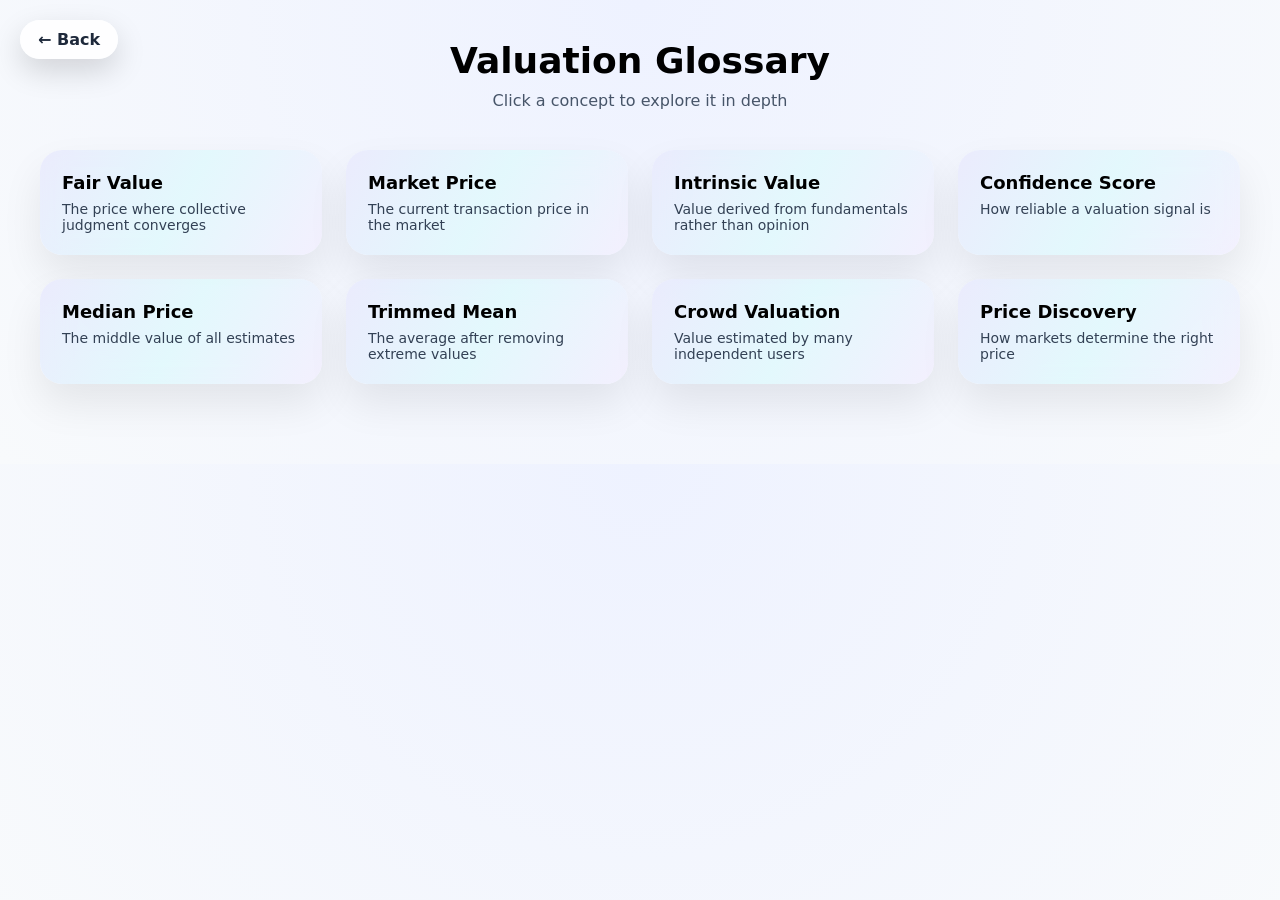
<file: templates/valuation_glossary.html>
<!DOCTYPE html>
<html lang="en">
<head>
<meta charset="UTF-8">
<title>Valuation Glossary – ValueVers</title>
<meta name="viewport" content="width=device-width, initial-scale=1.0">

<style>
body {
  margin: 0;
  font-family: system-ui, -apple-system, BlinkMacSystemFont, sans-serif;
  background: radial-gradient(circle at top, #eef2ff, #f8fafc);
  overflow-x: hidden;
}

h1 {
  text-align: center;
  margin: 40px 0 10px;
  font-size: 36px;
}

.subtitle {
  text-align: center;
  color: #475569;
  margin-bottom: 40px;
}

.back-home {
  position: fixed;
  top: 20px;
  left: 20px;
  padding: 10px 18px;
  border-radius: 999px;
  text-decoration: none;
  font-weight: 600;
  color: #1e293b;
  background: rgba(255,255,255,0.85);
  backdrop-filter: blur(10px);
  box-shadow: 0 12px 30px rgba(0,0,0,0.15);
  z-index: 1000;
}

.glossary-grid {
  max-width: 1200px;
  margin: auto;
  padding: 0 24px 80px;
  display: grid;
  grid-template-columns: repeat(auto-fit, minmax(260px, 1fr));
  gap: 24px;
}

.jelly-card {
  position: relative;
  padding: 22px;
  border-radius: 22px;
  background: rgba(255,255,255,0.85);
  backdrop-filter: blur(14px);
  box-shadow: 0 20px 40px rgba(0,0,0,0.08);
  cursor: pointer;
  opacity: 0;
  transform: scale(0.85);
  animation: jellyIn 0.9s cubic-bezier(.34,1.56,.64,1) forwards;
}

.jelly-card::before {
  content: "";
  position: absolute;
  inset: 0;
  border-radius: 22px;
  background: linear-gradient(120deg,#6366f1,#22d3ee,#a78bfa);
  opacity: 0.12;
  animation: gradientMove 6s ease infinite;
}

.jelly-card:hover {
  transform: scale(1.04) translateY(-6px);
}

.jelly-content {
  position: relative;
  z-index: 1;
}

.term {
  font-size: 18px;
  font-weight: 700;
  margin-bottom: 8px;
}

.definition {
  font-size: 14px;
  color: #334155;
}

.modal-overlay {
  position: fixed;
  inset: 0;
  background: rgba(15,23,42,0.55);
  backdrop-filter: blur(6px);
  display: none;
  align-items: center;
  justify-content: center;
  z-index: 2000;
}

.modal-overlay.active {
  display: flex;
}

.modal-card {
  width: min(720px, 90%);
  background: linear-gradient(135deg,#ffffff,#f8fafc);
  border-radius: 28px;
  padding: 32px;
  box-shadow: 0 40px 80px rgba(0,0,0,0.35);
  animation: popUp 0.5s cubic-bezier(.34,1.56,.64,1);
}

.modal-title {
  font-size: 26px;
  font-weight: 700;
  margin-bottom: 12px;
}

.modal-body {
  font-size: 15px;
  line-height: 1.6;
  color: #334155;
}

.modal-close {
  position: absolute;
  top: 18px;
  right: 22px;
  font-size: 22px;
  cursor: pointer;
  color: #64748b;
}

@keyframes jellyIn {
  0% { opacity:0; transform:scale(0.7); }
  60% { opacity:1; transform:scale(1.08); }
  100% { opacity:1; transform:scale(1); }
}

@keyframes popUp {
  0% { transform:scale(0.6); opacity:0; }
  100% { transform:scale(1); opacity:1; }
}

@keyframes gradientMove {
  0% { filter:hue-rotate(0deg); }
  50% { filter:hue-rotate(90deg); }
  100% { filter:hue-rotate(0deg); }
}
</style>
</head>

<body>

<a href="/" class="back-home">← Back</a>

<h1>Valuation Glossary</h1>
<div class="subtitle">Click a concept to explore it in depth</div>

<div class="glossary-grid" id="grid"></div>

<!-- MODAL -->
<div class="modal-overlay" id="modal">
  <div class="modal-card">
    <div class="modal-close" onclick="closeModal()">✕</div>
    <div class="modal-title" id="modal-title"></div>
    <div class="modal-body" id="modal-body"></div>
  </div>
</div>

<script>
let content = {};

fetch("/static/input.json")
  .then(r => r.json())
  .then(data => {
    content = data;
    const grid = document.getElementById("grid");

    data.forEach((item, i) => {
      const card = document.createElement("div");
      card.className = "jelly-card";
      card.style.animationDelay = `${i * 0.08}s`;
      card.onclick = () => openModal(item.term);

      card.innerHTML = `
        <div class="jelly-content">
          <div class="term">${item.term}</div>
          <div class="definition">${item.short}</div>
        </div>
      `;
      grid.appendChild(card);
    });
  });

function openModal(key) {
  const item = content.find(x => x.term === key);
  document.getElementById("modal-title").innerText = item.term;
  document.getElementById("modal-body").innerHTML = item.body;
  document.getElementById("modal").classList.add("active");
}

function closeModal() {
  document.getElementById("modal").classList.remove("active");
}

document.getElementById("modal").addEventListener("click", e => {
  if (e.target.id === "modal") closeModal();
});
</script>

</body>
</html>
</file>
